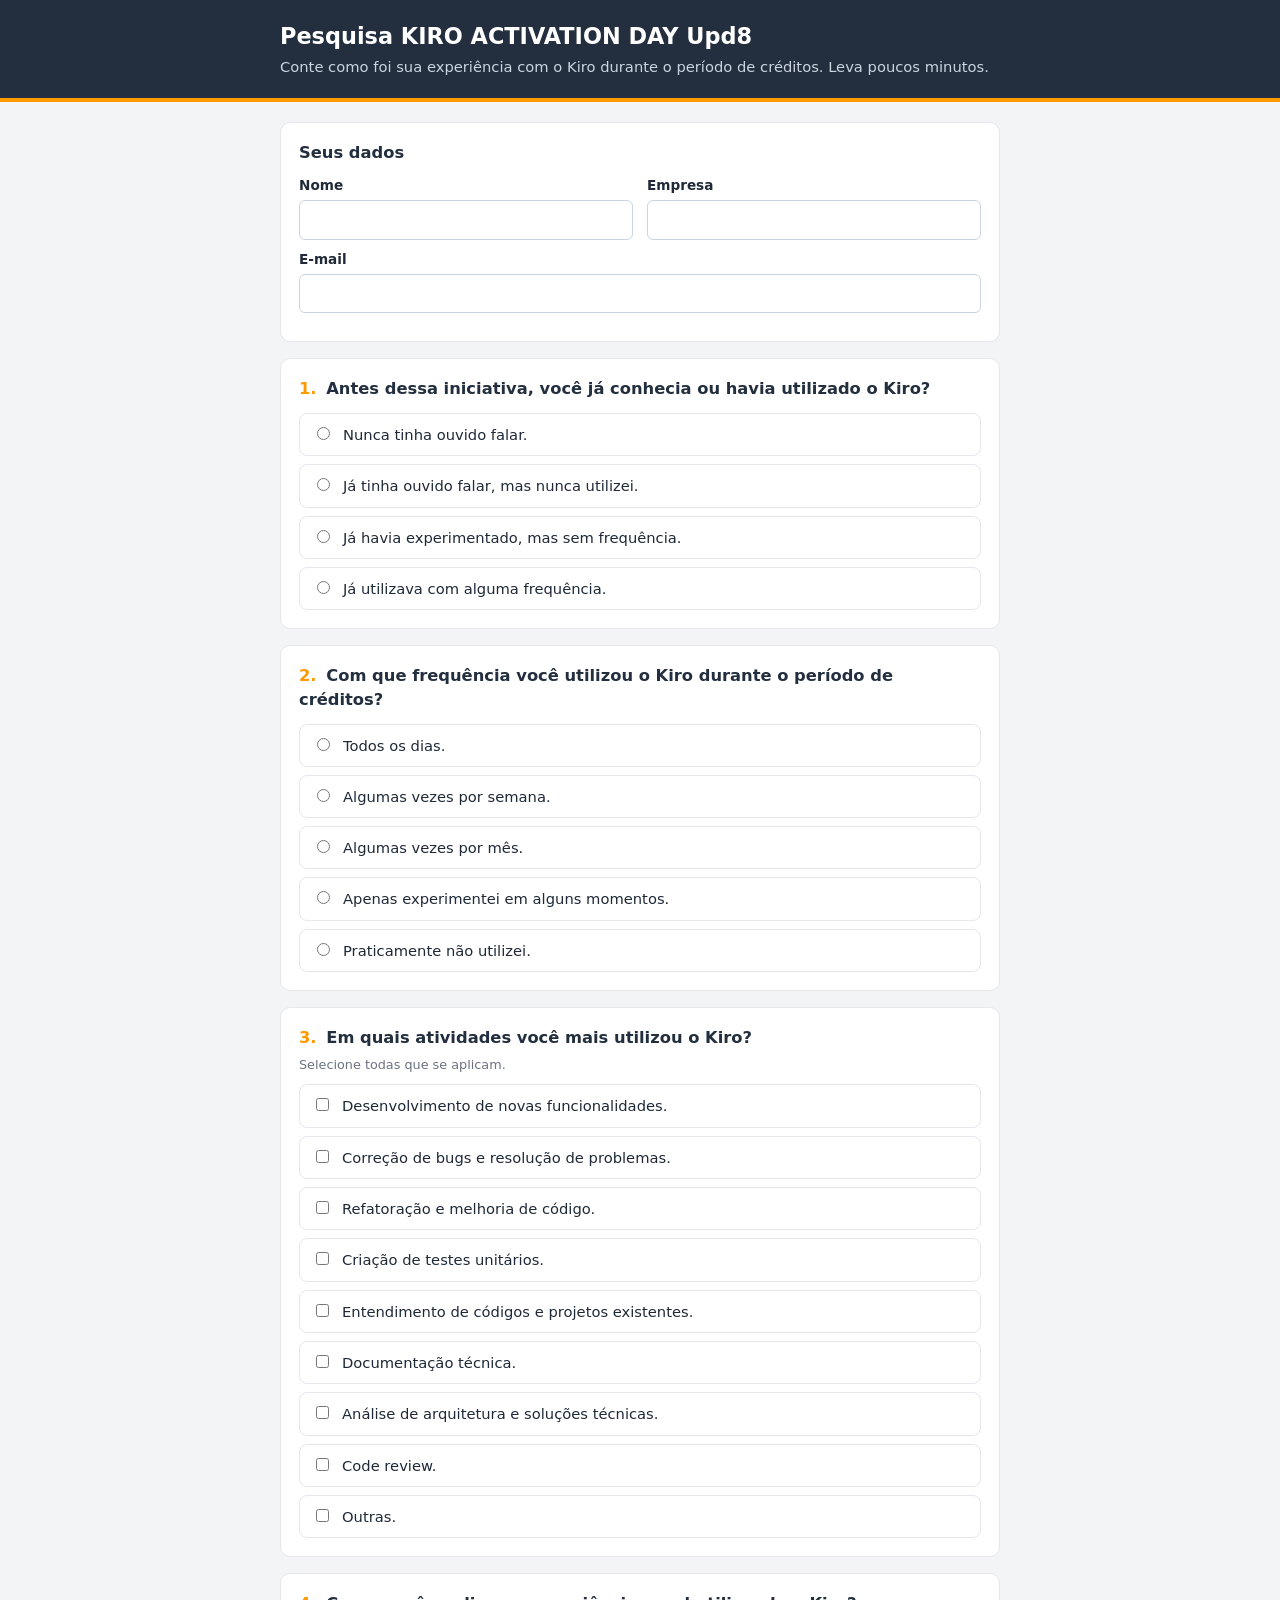
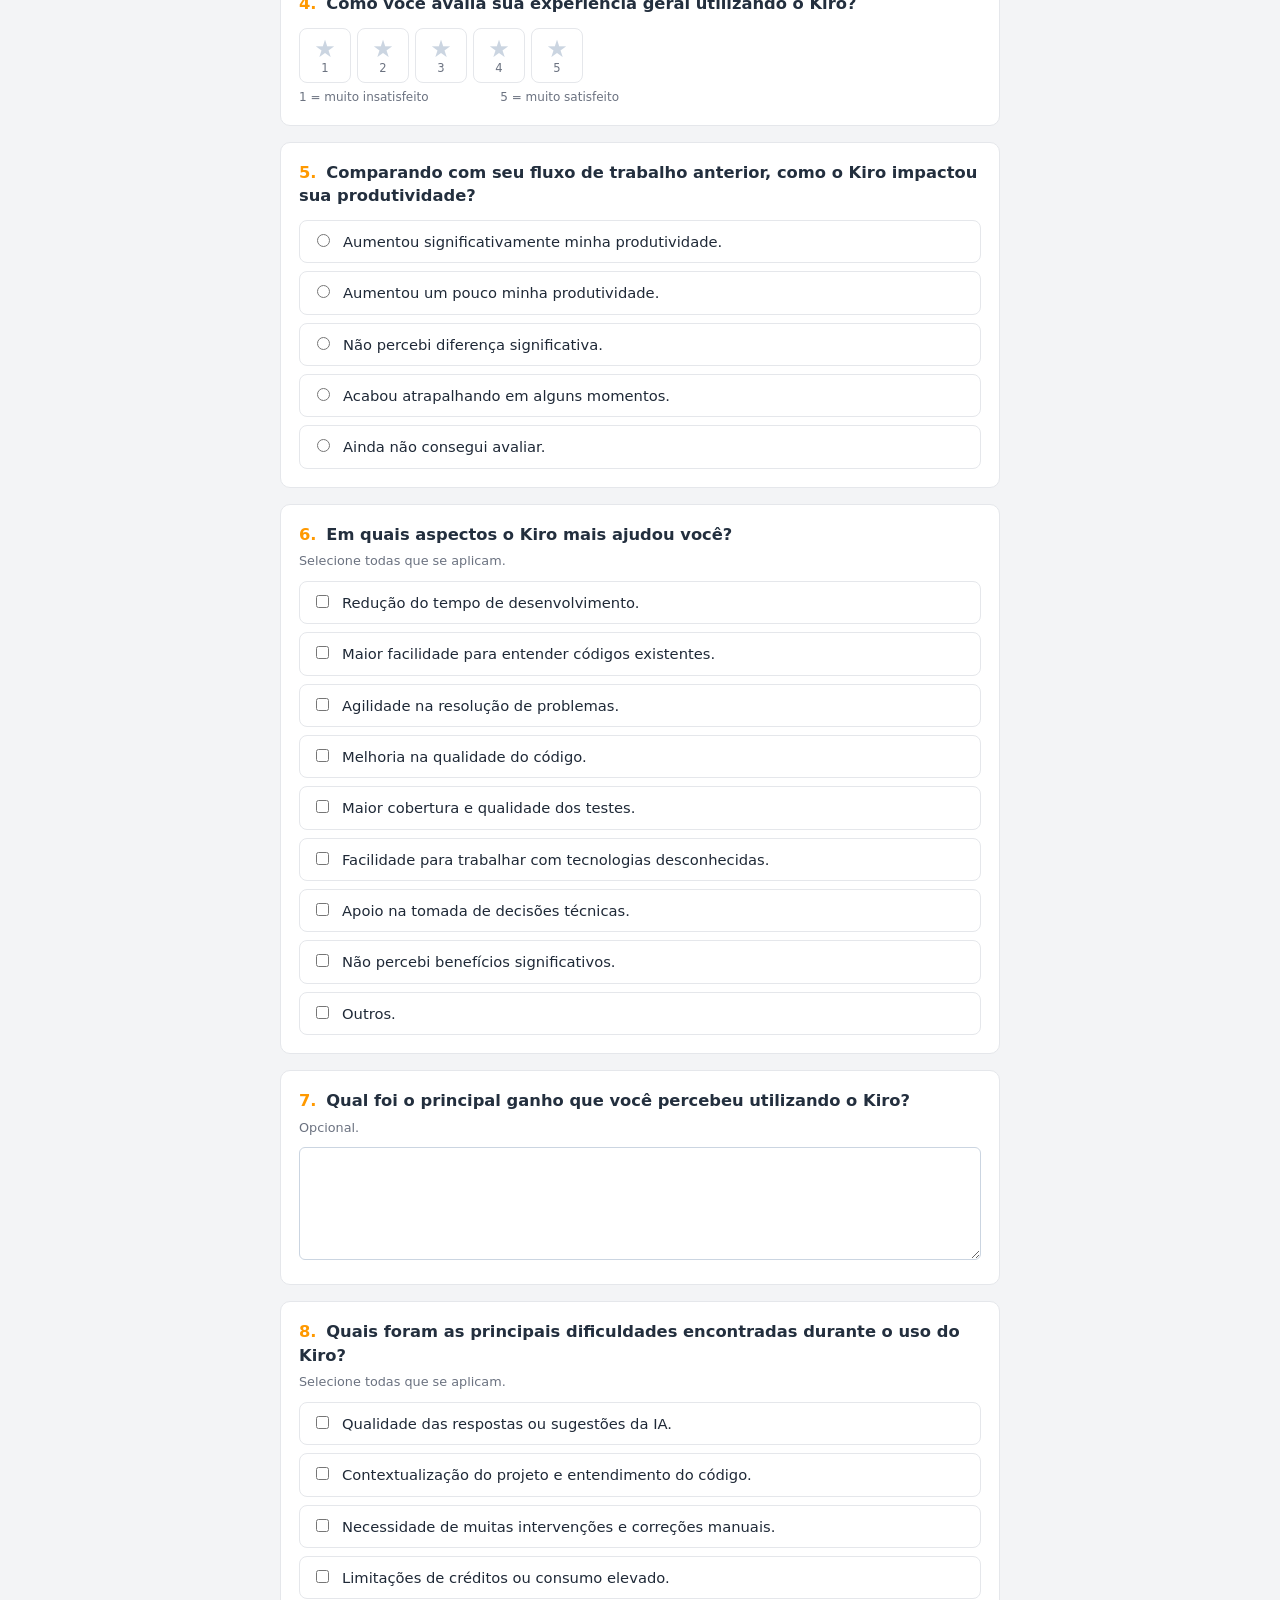
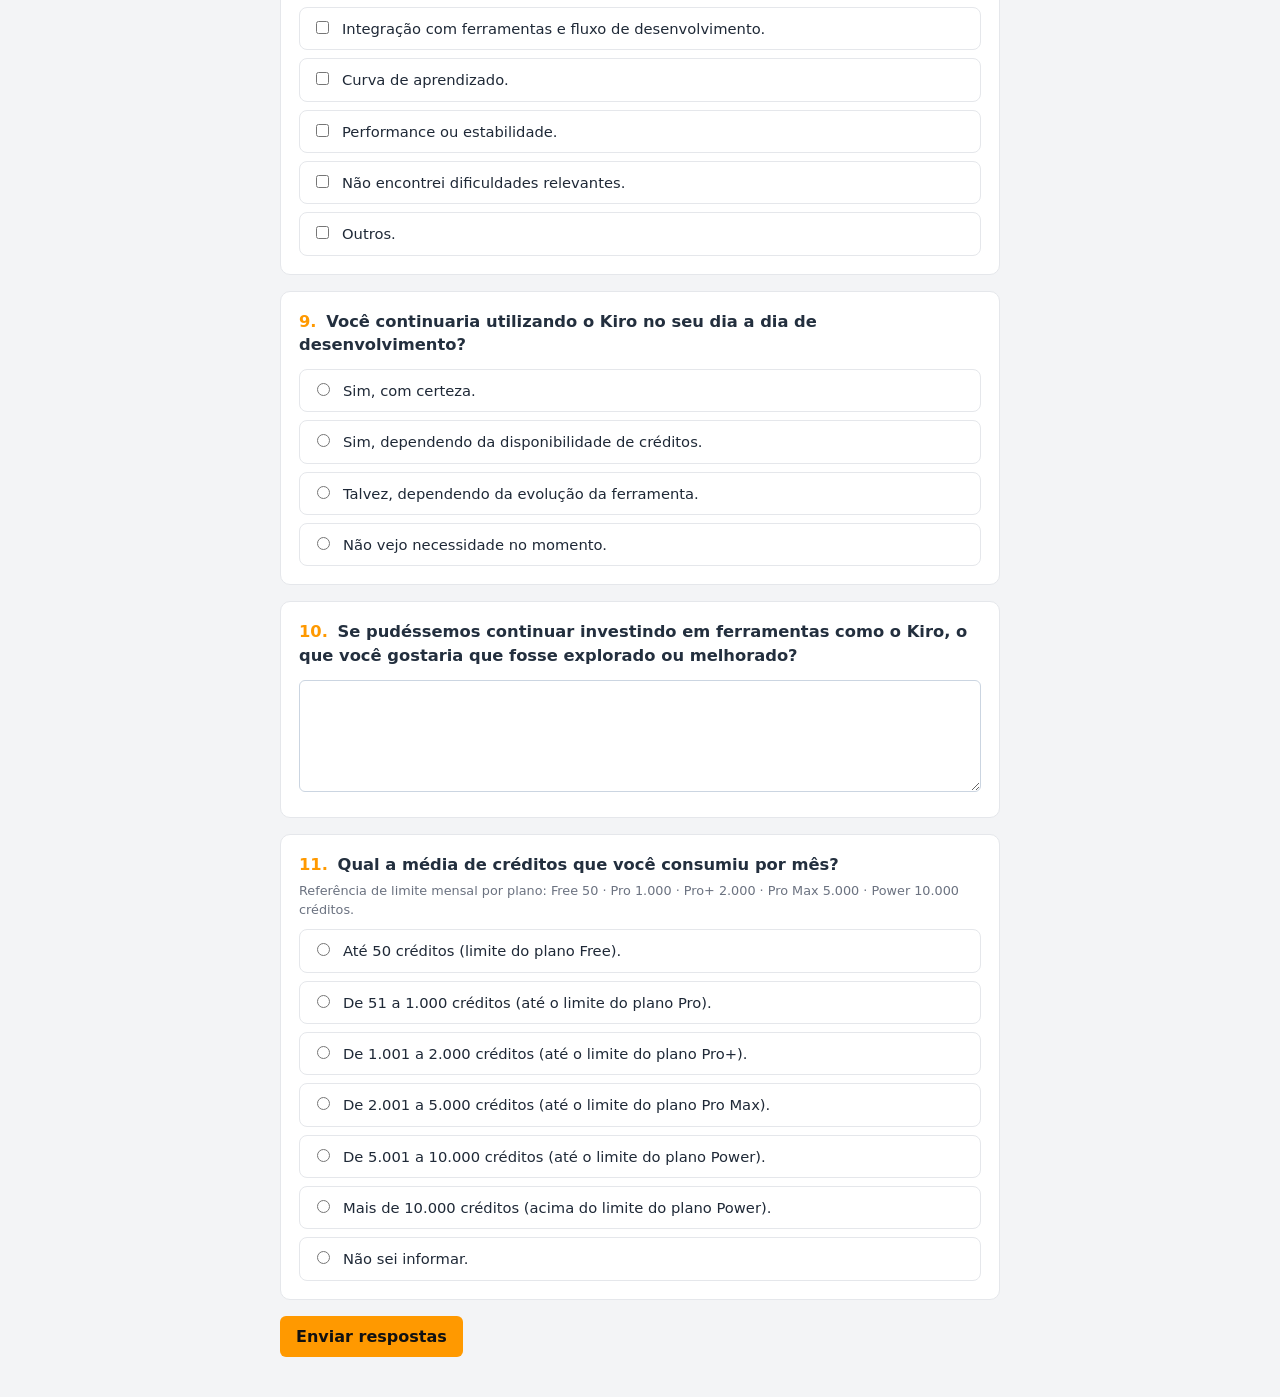
<file: index.html>
<!DOCTYPE html>
<html lang="pt-BR">
<head>
<meta charset="utf-8">
<meta name="viewport" content="width=device-width, initial-scale=1">
<title>Pesquisa KIRO ACTIVATION DAY Upd8</title>
<link rel="icon" href="data:,">
<link rel="stylesheet" href="style.css">
</head>
<body>
<header class="topo">
  <div class="wrap estreito">
    <h1 id="titulo">Pesquisa KIRO ACTIVATION DAY Upd8</h1>
    <p id="intro"></p>
  </div>
</header>
<main class="wrap estreito">
  <form id="form">
    <section class="card">
      <h2>Seus dados</h2>
      <div class="grade">
        <label class="campo">Nome
          <input type="text" name="nome" maxlength="120" autocomplete="name" required>
        </label>
        <label class="campo">Empresa
          <input type="text" name="empresa" maxlength="120" autocomplete="organization" required>
        </label>
        <label class="campo largo">E-mail
          <input type="email" name="email" maxlength="160" autocomplete="email" required>
        </label>
      </div>
    </section>

    <div id="perguntas"></div>

    <p id="aviso" class="aviso" role="alert" hidden></p>
    <button type="submit" id="enviar">Enviar respostas</button>
  </form>

  <section id="obrigado" class="card centro" hidden>
    <h2>Obrigado pela sua resposta!</h2>
    <p class="mut">Suas respostas foram enviadas com sucesso.</p>
  </section>
</main>
<script src="config.js"></script>
<script src="questions.js"></script>
<script src="api.js"></script>
<script src="form.js"></script>
</body>
</html>
</file>
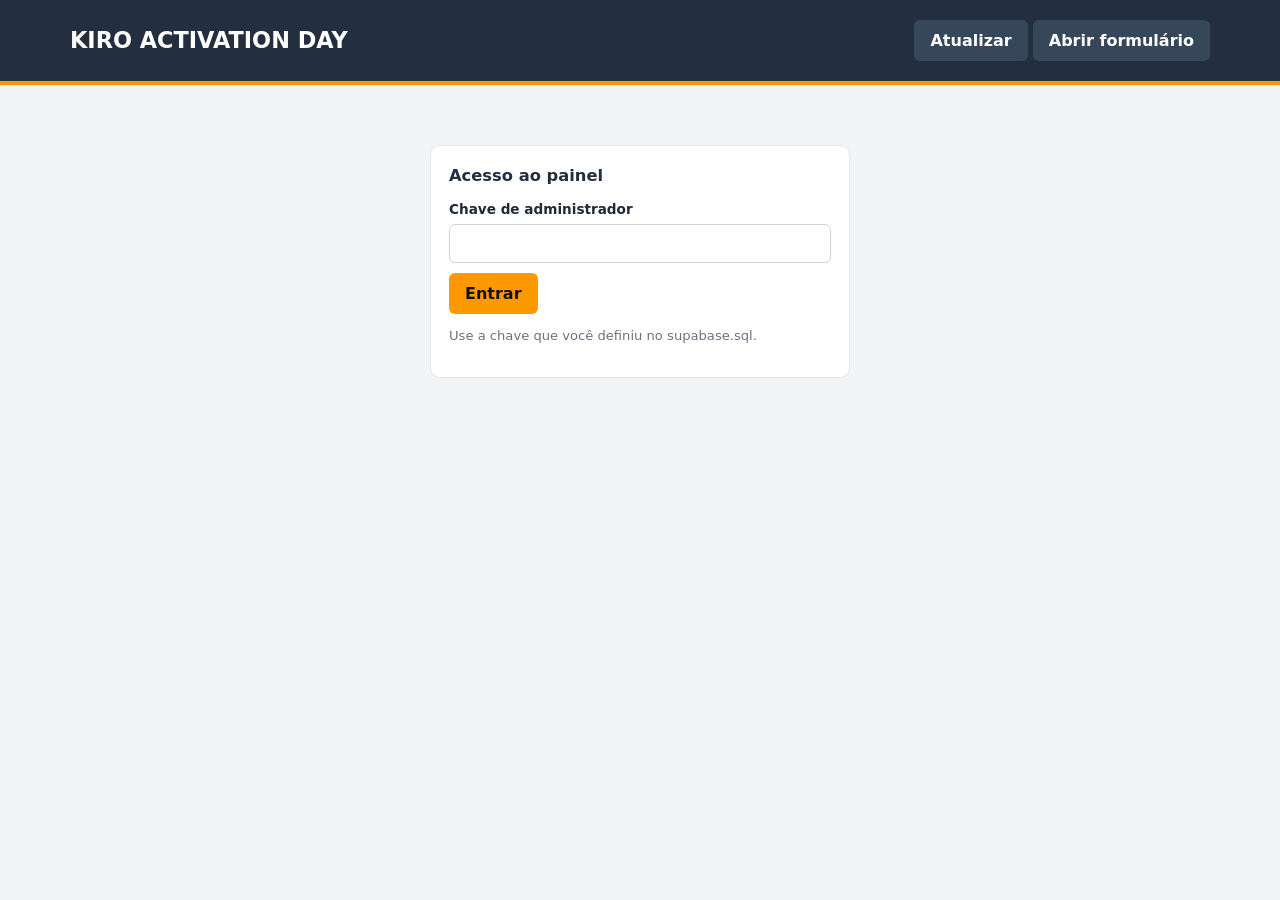
<file: dashboard.html>
<!DOCTYPE html>
<html lang="pt-BR">
<head>
<meta charset="utf-8">
<meta name="viewport" content="width=device-width, initial-scale=1">
<title>KIRO ACTIVATION DAY</title>
<link rel="icon" href="data:,">
<link rel="stylesheet" href="style.css">
</head>
<body>
<header class="topo">
  <div class="wrap topo-flex">
    <div>
      <h1>KIRO ACTIVATION DAY</h1>
    </div>
    <div class="acoes">
      <button id="btnAtualizar" class="sec" type="button">Atualizar</button>
      <a class="btn sec" href="index.html" target="_blank" rel="noopener">Abrir formulário</a>
    </div>
  </div>
</header>
<main class="wrap" id="app"></main>
<script src="config.js"></script>
<script src="questions.js"></script>
<script src="api.js"></script>
<script src="pitch.js"></script>
<script src="dashboard.js"></script>
</body>
</html>
</file>
<file: style.css>
:root{
  --navy:#232f3e; --navy2:#37475a; --orange:#ff9900; --bg:#f3f4f6; --card:#fff;
  --line:#e5e7eb; --txt:#1f2937; --mut:#6b7280; --green:#15803d; --red:#b91c1c;
}
*{box-sizing:border-box}
[hidden]{display:none!important}
body{margin:0;font-family:system-ui,-apple-system,"Segoe UI",Roboto,Arial,sans-serif;background:var(--bg);color:var(--txt);line-height:1.45}
.wrap{max-width:1180px;margin:0 auto;padding:0 20px}
.wrap.estreito{max-width:760px}
.topo{background:var(--navy);color:#fff;padding:20px 0;border-bottom:4px solid var(--orange)}
.topo h1{margin:0;font-size:1.4rem}
.topo p{margin:4px 0 0;color:#cbd5e1;font-size:.92rem}
.topo-flex{display:flex;justify-content:space-between;align-items:center;gap:16px;flex-wrap:wrap}
main.wrap{padding-top:20px;padding-bottom:40px}
.card{background:var(--card);border:1px solid var(--line);border-radius:10px;padding:18px;margin-bottom:16px}
.card h2{margin:0 0 12px;font-size:1.02rem;color:var(--navy)}
.card h3{margin:0 0 8px;font-size:.95rem;color:var(--navy)}
.centro{text-align:center;padding:40px 20px}
.mut{color:var(--mut);font-size:.82rem}

/* botões e campos */
button,.btn{background:var(--orange);color:#111;border:0;border-radius:6px;padding:9px 16px;font:inherit;font-weight:600;cursor:pointer;text-decoration:none;display:inline-block}
button:disabled{opacity:.6;cursor:wait}
button.sec,.btn.sec{background:#e5e7eb}
.topo .btn.sec,.topo button.sec{background:#37475a;color:#fff}
input[type=text],input[type=email],input[type=password],textarea{width:100%;padding:9px 10px;border:1px solid #cbd5e1;border-radius:6px;font:inherit;background:#fff}
input:focus,textarea:focus,button:focus-visible,.opcao:focus-within{outline:2px solid var(--orange);outline-offset:1px}
label.campo{display:block;font-size:.85rem;font-weight:600;margin-bottom:10px}
label.campo input{margin-top:4px;font-weight:400}
.grade{display:grid;grid-template-columns:1fr 1fr;gap:0 14px}
.grade .largo{grid-column:1/-1}
@media (max-width:640px){.grade{grid-template-columns:1fr}}

/* formulário */
.pergunta.erro{border-color:var(--red);box-shadow:0 0 0 2px #fee2e2}
.pergunta .num{color:var(--orange);margin-right:4px}
.dica{margin:-6px 0 10px;color:var(--mut);font-size:.8rem}
.opcoes{display:grid;gap:8px}
.opcao{display:flex;gap:10px;align-items:flex-start;padding:10px 12px;border:1px solid var(--line);border-radius:8px;cursor:pointer;font-size:.92rem}
.opcao:hover{background:#fafafa}
.opcao:has(input:checked){border-color:var(--orange);background:#fff7e6}
.opcao input{margin-top:3px;accent-color:var(--orange)}
.outro{margin-top:8px}
.nota{display:flex;gap:6px}
.nota input{position:absolute;opacity:0;pointer-events:none}
.estrela{display:flex;flex-direction:column;align-items:center;gap:2px;width:52px;padding:8px 0;border:1px solid var(--line);border-radius:8px;cursor:pointer;color:#cbd5e1;font-size:1.5rem;line-height:1}
.estrela small{font-size:.72rem;color:var(--mut)}
.estrela.on{color:var(--orange);border-color:var(--orange);background:#fff7e6}
.nota input:focus-visible + .estrela{outline:2px solid var(--navy);outline-offset:1px}
.legenda-nota{display:flex;justify-content:space-between;max-width:320px;margin-top:6px;color:var(--mut);font-size:.75rem}
.aviso{background:#fee2e2;color:var(--red);border:1px solid #fecaca;border-radius:8px;padding:10px 12px;font-size:.9rem}

/* dashboard */
.kpis{display:grid;grid-template-columns:repeat(auto-fit,minmax(190px,1fr));gap:12px;margin-bottom:16px}
.kpi{background:#fff;border:1px solid var(--line);border-top:5px solid var(--orange);border-radius:10px;padding:14px}
.kpi .t{font-size:.76rem;color:var(--mut);text-transform:uppercase;letter-spacing:.04em}
.kpi .v{font-size:1.7rem;font-weight:700;color:var(--navy);margin-top:2px}
.kpi .s{font-size:.8rem;color:var(--mut)}
.barra-busca{display:flex;gap:10px;margin-bottom:14px;flex-wrap:wrap}
.barra-busca input{max-width:340px}
.empresas{display:grid;grid-template-columns:repeat(auto-fill,minmax(250px,1fr));gap:12px}
a.empresa{display:block;background:#fff;border:1px solid var(--line);border-left:5px solid var(--navy);border-radius:10px;padding:14px;color:inherit;text-decoration:none}
a.empresa:hover{border-left-color:var(--orange);box-shadow:0 2px 8px rgba(0,0,0,.08)}
a.empresa.todas{border-left-color:var(--orange);background:#fff7e6}
a.empresa h3{margin:0 0 8px;font-size:1rem;color:var(--navy);overflow-wrap:anywhere}
a.empresa dl{display:grid;grid-template-columns:auto 1fr;gap:2px 10px;margin:0;font-size:.82rem}
a.empresa dt{color:var(--mut)}
a.empresa dd{margin:0;text-align:right;font-weight:600}
a.voltar{display:inline-block;margin-bottom:12px;color:var(--navy);font-weight:600;text-decoration:none}
a.voltar:hover{color:var(--orange)}
.titulo-empresa{display:flex;align-items:center;gap:10px;margin:0 0 14px;color:var(--navy)}
.titulo-empresa h2{margin:0}
.pill{background:#dcfce7;color:var(--green);border-radius:99px;padding:2px 10px;font-size:.75rem;font-weight:600}
.questao{display:grid;grid-template-columns:minmax(0,1.3fr) minmax(0,1fr);gap:20px;align-items:center}
@media (max-width:800px){.questao{grid-template-columns:1fr}}
.leg{list-style:none;margin:0;padding:0;display:grid;gap:7px;font-size:.85rem}
.leg li{display:grid;grid-template-columns:12px 1fr auto 44px;gap:8px;align-items:center}
.leg i{width:12px;height:12px;border-radius:3px;display:block}
.leg b{text-align:right}
.leg em{text-align:right;font-style:normal;color:var(--mut)}
.donut{display:block;margin:0 auto;max-width:200px;width:100%}
.donut text{text-anchor:middle}
.barras{display:grid;gap:9px}
.linha-barra{display:grid;grid-template-columns:minmax(0,1.2fr) minmax(0,1.5fr) 70px;gap:10px;align-items:center;font-size:.85rem}
@media (max-width:700px){.linha-barra{grid-template-columns:1fr}}
.trilho{background:#eef0f3;border-radius:5px;height:14px;overflow:hidden}
.trilho span{display:block;height:100%;border-radius:5px}
.linha-barra .n{text-align:right;color:var(--mut)}
.linha-barra .n b{color:var(--txt)}
.media-nota{text-align:center}
.media-nota .big{font-size:2.6rem;font-weight:700;color:var(--navy);line-height:1}
.media-nota .est{color:var(--orange);font-size:1.4rem;letter-spacing:2px}
.media-nota .est .off{color:#d1d5db}
.citacoes{display:grid;gap:8px;margin:0;padding:0;list-style:none}
.citacoes li{background:#f9fafb;border-left:4px solid var(--orange);border-radius:0 8px 8px 0;padding:8px 12px;font-size:.88rem;white-space:pre-wrap;overflow-wrap:anywhere}
.citacoes li small{display:block;color:var(--mut);margin-top:3px;white-space:normal}
details.mais{margin-top:10px}
details.mais summary{cursor:pointer;font-weight:600;color:var(--navy);font-size:.88rem}
.sep{margin:14px 0 6px;font-size:.8rem;color:var(--mut);text-transform:uppercase;letter-spacing:.04em}
table.tab{width:100%;border-collapse:collapse;font-size:.85rem}
table.tab th,table.tab td{padding:7px 8px;border-bottom:1px solid var(--line);text-align:left;overflow-wrap:anywhere}
table.tab thead th{background:#f9fafb;color:var(--navy)}
.vazio{padding:30px;text-align:center;color:var(--mut)}
.pitch{border-top:5px solid var(--orange)}
.pitch-topo{display:flex;justify-content:space-between;align-items:center;gap:10px;margin-bottom:6px}
.pitch-topo h2{margin:0}
.pitch .bloco{margin:16px 0}
.pitch h3{margin:0 0 6px;font-size:.95rem;color:var(--navy);text-transform:uppercase;letter-spacing:.03em}
.pitch p{margin:0 0 6px;font-size:.92rem}
.pitch ul{margin:0;padding-left:20px;font-size:.9rem}
.pitch li{margin-bottom:5px}
.pitch table.tab{margin-top:8px}
@media print{
  body{background:#fff}.topo{-webkit-print-color-adjust:exact;print-color-adjust:exact}
  .acoes,.barra-busca,a.voltar{display:none}.card{break-inside:avoid}
}
</file>
